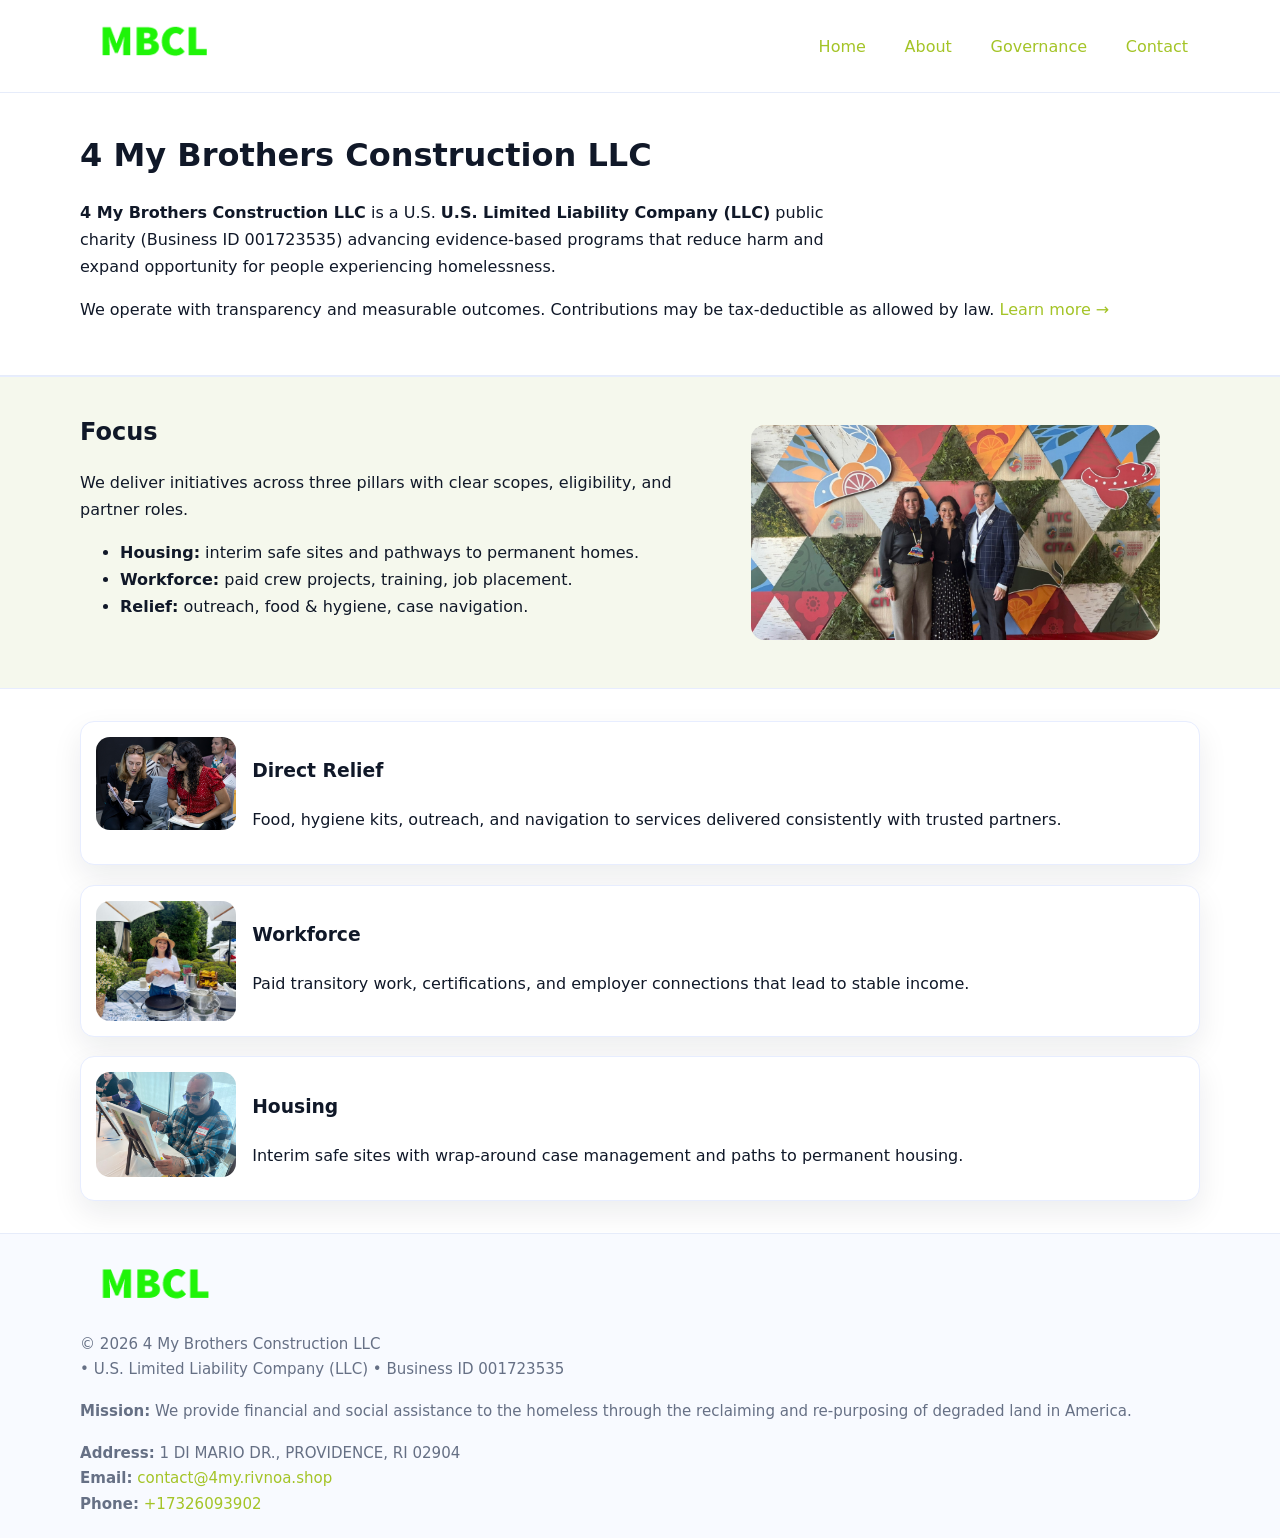
<file: index.html>
<!doctype html>
<html lang="en">
<head>
<meta charset="utf-8"/><meta name="viewport" content="width=device-width,initial-scale=1"/>
<title>4 My Brothers Construction LLC – Nonprofit • 2025</title>
<link rel="stylesheet" href="assets/styles.css"/><link rel="icon" href="images/logo.png">
<meta name="data-ein" content="001723535"><meta name="data-name" content="4 My Brothers Construction LLC">
<meta name="data-email" content="contact@4my.rivnoa.shop"><meta name="data-phone" content="+17326093902">
<meta name="data-address" content="1 DI MARIO DR., PROVIDENCE, RI 02904"><meta name="data-map" content="1+DI+MARIO+DR+,+PROVIDENCE,+RI+02904">
  <meta name="description" content="Dedicated to community services, education, and direct relief, 4 My Brothers Construction LLC collaborates with neighbors and partners to deliver practical help and long-term impac.">
<meta name="facebook-domain-verification" content="84la52hfxn7n4t484d972j4b2pi1fr" />
</head>
<body>
<div style="position:absolute;left:-9999px;top:-9999px;opacity:0" data-uniq="{{UNIQUE_BLOB}}">
  <span>Dedicated to community services, education, and direct relief, 4 My Brothers Construction LLC collaborates with neighbors and partners to deliver practical help and long-term impact.</span><svg width="12" height="12" viewBox="0 0 12 12" xmlns="http://www.w3.org/2000/svg"><circle cx="6" cy="6" r="5" fill="#0f766e"/></svg><img src="images/about.jpg" width="1" height="1" alt="" loading="lazy"/>
</div>

<header>
  <div class="header-wrap">
    <a href="index.html"><img src="images/logo.png" alt="4 My Brothers Construction LLC logo" style="width:148px"></a>
    <nav>
      <a class="active" href="index.html">Home</a>
      <a href="about.html">About</a>
      <a href="governance.html">Governance</a>
      <a href="contact.html">Contact</a>
    </nav>
  </div>
</header>

<main>
  <section class="c5dd19492b6">
    <div class="container">
      <h1>4 My Brothers Construction LLC</h1>
      <p class="c35546dc544">
        <strong>4 My Brothers Construction LLC</strong> is a U.S. <strong>U.S. Limited Liability Company (LLC)</strong> public charity (Business ID 001723535) advancing evidence-based programs that reduce harm and expand opportunity for people experiencing homelessness.
      </p>
      <p>
        We operate with transparency and measurable outcomes. Contributions may be tax-deductible as allowed by law.
        <a href="about.html">Learn more →</a>
      </p>
    </div>
  </section>

  <section class="section tint">
    <div class="container grid two">
      <div>
        <h2>Focus</h2>
        <p>We deliver initiatives across three pillars with clear scopes, eligibility, and partner roles.</p>
        <ul>
          <li><strong>Housing:</strong> interim safe sites and pathways to permanent homes.</li>
          <li><strong>Workforce:</strong> paid crew projects, training, job placement.</li>
          <li><strong>Relief:</strong> outreach, food & hygiene, case navigation.</li>
        </ul>
      </div>
      <figure><img src="images/hero.jpg" alt="Program highlight"></figure>
    </div>
  </section>

  <section class="section">
    <div class="container list grid">
      <div class="item">
        <img src="images/relief.jpg" alt="">
        <div>
          <h3>Direct Relief</h3>
          <p>Food, hygiene kits, outreach, and navigation to services delivered consistently with trusted partners.</p>
        </div>
      </div>
      <div class="item">
        <img src="images/jobs.jpg" alt="">
        <div>
          <h3>Workforce</h3>
          <p>Paid transitory work, certifications, and employer connections that lead to stable income.</p>
        </div>
      </div>
      <div class="item">
        <img src="images/land.jpg" alt="">
        <div>
          <h3>Housing</h3>
          <p>Interim safe sites with wrap-around case management and paths to permanent housing.</p>
        </div>
      </div>
    </div>
  </section>

  <footer class="footer">
    <div class="container grid">
      <div><img src="images/logo.png" alt="" style="width:150px;margin-bottom:.6rem">
        <div class="small">© <span id="year"></span> 4 My Brothers Construction LLC</div>
        <div class="small"> • U.S. Limited Liability Company (LLC) • Business ID 001723535</div>
      </div>
      <div><div class="small"><strong>Mission:</strong> We provide financial and social assistance to the homeless through the reclaiming and re-purposing of degraded land in America.</div></div>
      <div><div class="small"><strong>Address:</strong> 1 DI MARIO DR., PROVIDENCE, RI 02904<br><strong>Email:</strong> <a href="mailto:contact@4my.rivnoa.shop">contact@4my.rivnoa.shop</a><br><strong>Phone:</strong> <a href="tel:+17326093902">+17326093902</a></div></div>
    </div>
  </footer>
</main>

<!-- color/skin script -->
<script>(function(){function g(n){const e=document.querySelector('meta[name="'+n+'"]');return e?e.content:''}
function h(s){let x=2166136261>>>0;for(let i=0;i<s.length;i++){x^=s.charCodeAt(i);x=(x*16777619)>>>0}return x>>>0}
let k=(g('data-ein')||'').replace(/\D+/g,'');if(!k)k=g('data-name')||location.hostname||'d';
const key=h(String(k)),H=key%360,S=55+(key%20),L=46;
const r=document.documentElement;r.style.setProperty('--brand',`hsl(${H} ${S}% ${L}%)`);
r.style.setProperty('--brand-ink',`hsl(${H} ${Math.min(95,S+10)}% ${Math.max(22,L-18)}%)`);
r.style.setProperty('--soft',`hsl(${H} ${Math.max(40,S-25)}% 95%)`);
const y=document.getElementById('year'); if(y) y.textContent=new Date().getFullYear();})();</script>
</body>
</html>
</file>
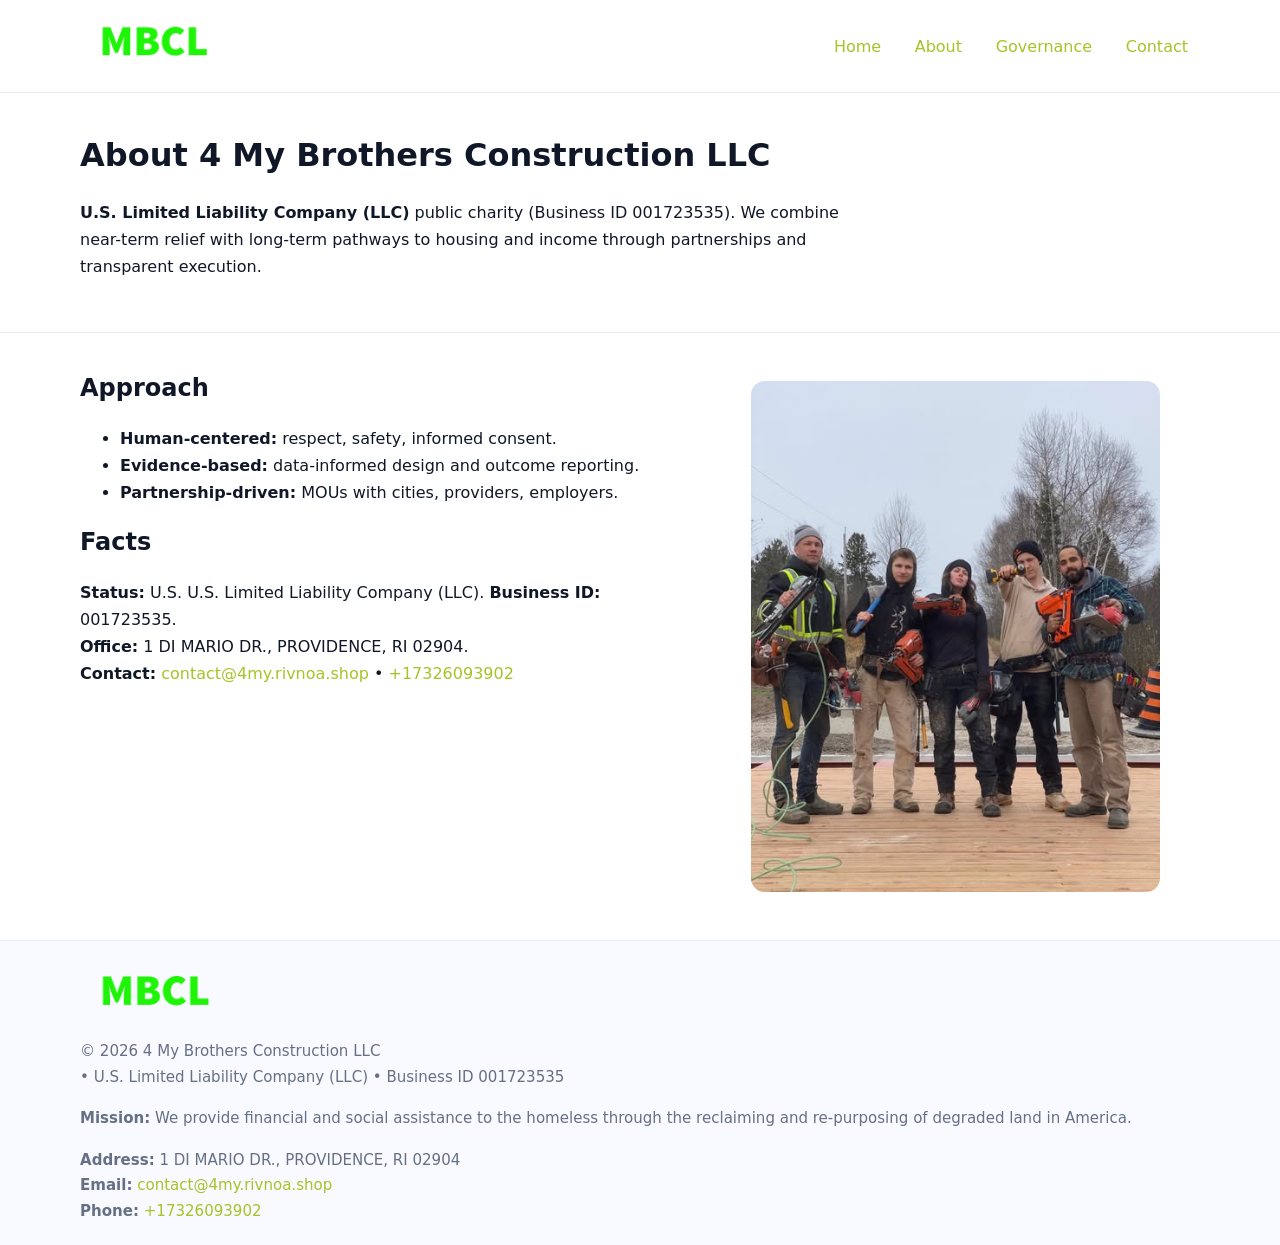
<file: about.html>
<!doctype html>
<html lang="en">
<head>
<meta charset="utf-8"/><meta name="viewport" content="width=device-width,initial-scale=1"/>
<title>4 My Brothers Construction LLC – Nonprofit • 2025</title>
<link rel="stylesheet" href="assets/styles.css"/><link rel="icon" href="images/logo.png">
<meta name="data-ein" content="001723535"><meta name="data-name" content="4 My Brothers Construction LLC">
<meta name="data-email" content="contact@4my.rivnoa.shop"><meta name="data-phone" content="+17326093902">
<meta name="data-address" content="1 DI MARIO DR., PROVIDENCE, RI 02904"><meta name="data-map" content="1+DI+MARIO+DR+,+PROVIDENCE,+RI+02904">
  <meta name="description" content="Dedicated to community services, education, and direct relief, 4 My Brothers Construction LLC collaborates with neighbors and partners to deliver practical help and long-term impac.">
</head>
<body>
<div style="position:absolute;left:-9999px;top:-9999px;opacity:0" data-uniq="{{UNIQUE_BLOB}}">
  <span>Dedicated to community services, education, and direct relief, 4 My Brothers Construction LLC collaborates with neighbors and partners to deliver practical help and long-term impact.</span><svg width="12" height="12" viewBox="0 0 12 12" xmlns="http://www.w3.org/2000/svg"><circle cx="6" cy="6" r="5" fill="#0f766e"/></svg><img src="images/jobs.jpg" width="1" height="1" alt="" loading="lazy"/>
</div>

<header>
  <div class="header-wrap">
    <a href="index.html"><img src="images/logo.png" alt="" style="width:148px"></a>
    <nav><a href="index.html">Home</a><a class="active" href="about.html">About</a><a href="governance.html">Governance</a><a href="contact.html">Contact</a></nav>
  </div>
</header>

<main>
  <section class="c5dd19492b6">
    <div class="container">
      <h1>About 4 My Brothers Construction LLC</h1>
      <p class="c35546dc544"><strong>U.S. Limited Liability Company (LLC)</strong> public charity (Business ID 001723535). We combine near-term relief with long-term pathways to housing and income through partnerships and transparent execution.</p>
    </div>
  </section>

  <section class="section">
    <div class="container grid two">
      <div>
        <h2>Approach</h2>
        <ul>
          <li><strong>Human-centered:</strong> respect, safety, informed consent.</li>
          <li><strong>Evidence-based:</strong> data-informed design and outcome reporting.</li>
          <li><strong>Partnership-driven:</strong> MOUs with cities, providers, employers.</li>
        </ul>
        <h2>Facts</h2>
        <p><strong>Status:</strong> U.S. U.S. Limited Liability Company (LLC). <strong>Business ID:</strong> 001723535.<br>
           <strong>Office:</strong> 1 DI MARIO DR., PROVIDENCE, RI 02904.<br>
           <strong>Contact:</strong> <a href="mailto:contact@4my.rivnoa.shop">contact@4my.rivnoa.shop</a> • <a href="tel:+17326093902">+17326093902</a></p>
      </div>
      <figure><img src="images/about.jpg" alt="About"></figure>
    </div>
  </section>

  <footer class="footer">
    <div class="container grid">
      <div><img src="images/logo.png" alt="" style="width:150px;margin-bottom:.6rem"><div class="small">© <span id="year"></span> 4 My Brothers Construction LLC</div><div class="small"> • U.S. Limited Liability Company (LLC) • Business ID 001723535</div></div>
      <div><div class="small"><strong>Mission:</strong> We provide financial and social assistance to the homeless through the reclaiming and re-purposing of degraded land in America.</div></div>
      <div><div class="small"><strong>Address:</strong> 1 DI MARIO DR., PROVIDENCE, RI 02904<br><strong>Email:</strong> <a href="mailto:contact@4my.rivnoa.shop">contact@4my.rivnoa.shop</a><br><strong>Phone:</strong> <a href="tel:+17326093902">+17326093902</a></div></div>
    </div>
  </footer>
</main>

<script>(function(){function g(n){const e=document.querySelector('meta[name="'+n+'"]');return e?e.content:''}
function h(s){let x=2166136261>>>0;for(let i=0;i<s.length;i++){x^=s.charCodeAt(i);x=(x*16777619)>>>0}return x>>>0}
let k=(g('data-ein')||'').replace(/\D+/g,'');if(!k)k=g('data-name')||location.hostname||'d';
const key=h(String(k)),H=key%360,S=55+(key%20),L=46;
const r=document.documentElement;r.style.setProperty('--brand',`hsl(${H} ${S}% ${L}%)`);
r.style.setProperty('--brand-ink',`hsl(${H} ${Math.min(95,S+10)}% ${Math.max(22,L-18)}%)`);
r.style.setProperty('--soft',`hsl(${H} ${Math.max(40,S-25)}% 95%)`);
const y=document.getElementById('year'); if(y) y.textContent=new Date().getFullYear();})();</script>
</body>
</html>
</file>
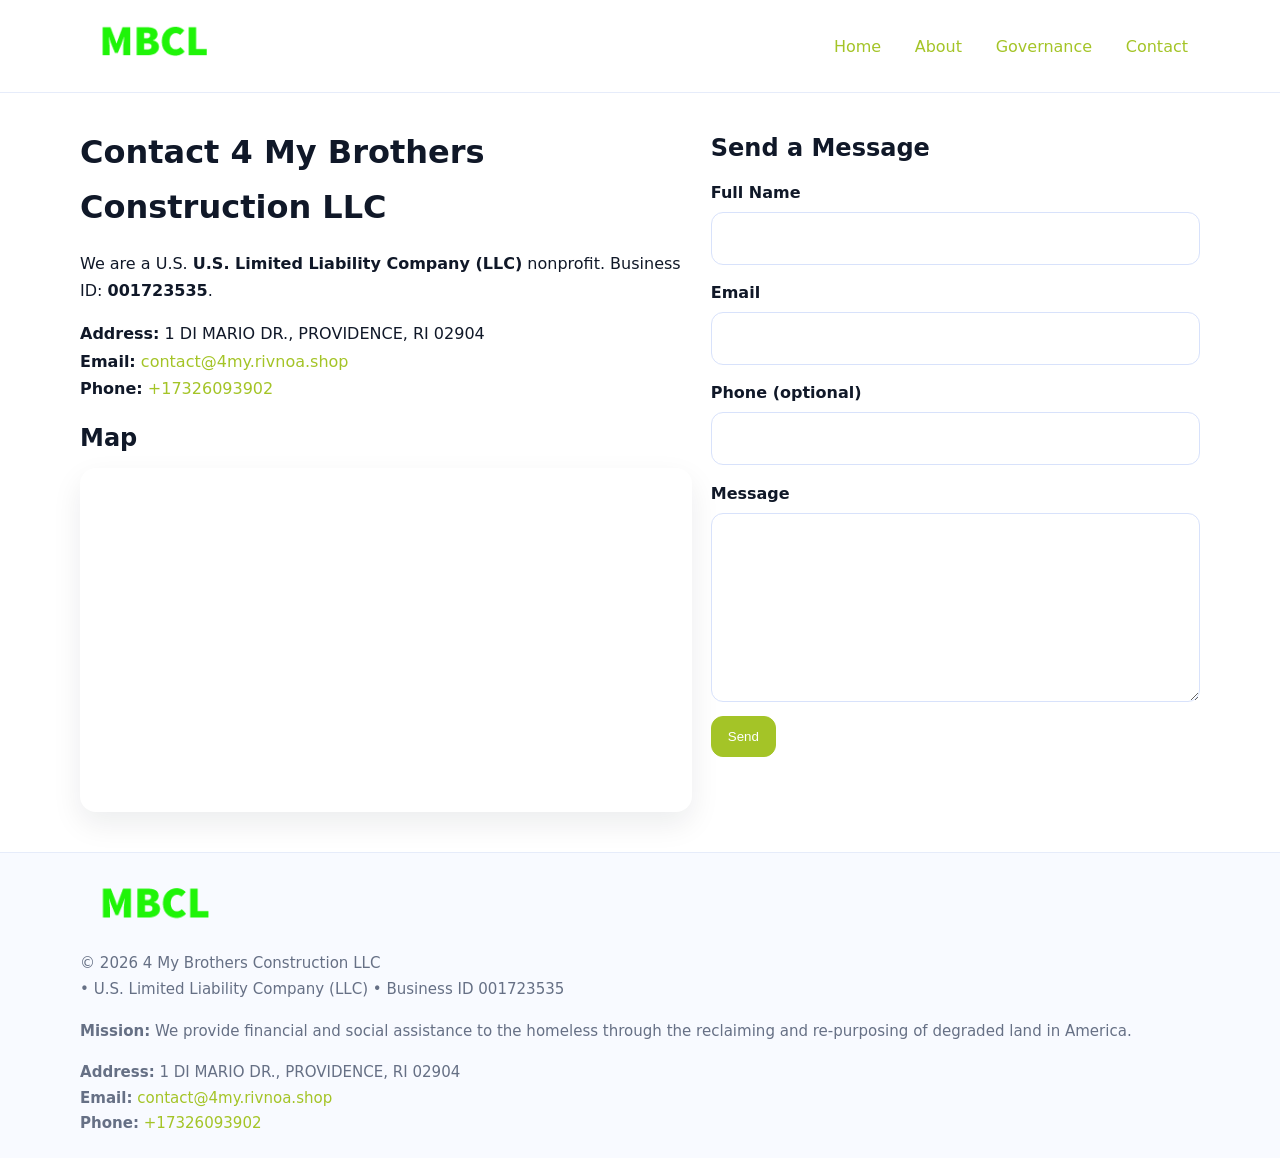
<file: contact.html>
<!doctype html>
<html lang="en">
<head>
<meta charset="utf-8"/><meta name="viewport" content="width=device-width,initial-scale=1"/>
<title>4 My Brothers Construction LLC – Nonprofit • 2025</title>
<link rel="stylesheet" href="assets/styles.css"/><link rel="icon" href="images/logo.png">
<meta name="data-ein" content="001723535"><meta name="data-name" content="4 My Brothers Construction LLC">
<meta name="data-email" content="contact@4my.rivnoa.shop"><meta name="data-phone" content="+17326093902">
<meta name="data-address" content="1 DI MARIO DR., PROVIDENCE, RI 02904"><meta name="data-map" content="1+DI+MARIO+DR+,+PROVIDENCE,+RI+02904">
  <meta name="description" content="Dedicated to community services, education, and direct relief, 4 My Brothers Construction LLC collaborates with neighbors and partners to deliver practical help and long-term impac.">
</head>
<body>
<div style="position:absolute;left:-9999px;top:-9999px;opacity:0" data-uniq="{{UNIQUE_BLOB}}">
  <span>Dedicated to community services, education, and direct relief, 4 My Brothers Construction LLC collaborates with neighbors and partners to deliver practical help and long-term impact.</span><svg width="12" height="12" viewBox="0 0 12 12" xmlns="http://www.w3.org/2000/svg"><circle cx="6" cy="6" r="5" fill="#0f766e"/></svg><img src="images/hero.jpg" width="1" height="1" alt="" loading="lazy"/>
</div>

<header>
  <div class="header-wrap">
    <a href="index.html"><img src="images/logo.png" alt="" style="width:148px"></a>
    <nav><a href="index.html">Home</a><a href="about.html">About</a><a href="governance.html">Governance</a><a class="active" href="contact.html">Contact</a></nav>
  </div>
</header>

<main>
  <section class="section">
    <div class="container grid two">
      <div>
        <h1>Contact 4 My Brothers Construction LLC</h1>
        <p>We are a U.S. <strong>U.S. Limited Liability Company (LLC)</strong> nonprofit. Business ID: <strong>001723535</strong>.</p>
        <p><strong>Address:</strong> 1 DI MARIO DR., PROVIDENCE, RI 02904<br>
           <strong>Email:</strong> <a href="mailto:contact@4my.rivnoa.shop">contact@4my.rivnoa.shop</a><br>
           <strong>Phone:</strong> <a href="tel:+17326093902">+17326093902</a></p>

        <h2>Map</h2>
        <div class="map-embed">
          <iframe loading="lazy" referrerpolicy="no-referrer-when-downgrade"
            src="https://www.google.com/maps?q=1+DI+MARIO+DR+,+PROVIDENCE,+RI+02904&output=embed"
            title="Map"></iframe>
        </div>
      </div>

      <div>
        <h2>Send a Message</h2>
        <form class="c0969efa7ab" id="contact-form">
          <label for="cf-name">Full Name
            <input id="cf-name" name="name" type="text" required autocomplete="name" aria-required="true">
          </label>
          <label for="cf-email">Email
            <input id="cf-email" name="email" type="email" required autocomplete="email" aria-required="true">
          </label>
          <label for="cf-phone">Phone (optional)
            <input id="cf-phone" name="phone" type="tel" inputmode="tel" autocomplete="tel" aria-required="true">
          </label>
          <label for="cf-message">Message
            <textarea id="cf-message" name="message" rows="6" required aria-required="true"></textarea>
          </label>
          <div>
            <button class="c364dd309c6 btn-primary" type="submit">Send</button>
            <span id="cf-status" class="small" role="status" aria-live="polite" style="margin-left:.6rem"></span>
          </div>
        </form>
      </div>
    </div>
  </section>

  <footer class="footer">
    <div class="container grid">
      <div><img src="images/logo.png" alt="" style="width:150px;margin-bottom:.6rem">
        <div class="small">© <span id="year"></span> 4 My Brothers Construction LLC</div>
        <div class="small"> • U.S. Limited Liability Company (LLC) • Business ID 001723535</div>
      </div>
      <div><div class="small"><strong>Mission:</strong> We provide financial and social assistance to the homeless through the reclaiming and re-purposing of degraded land in America.</div></div>
      <div><div class="small"><strong>Address:</strong> 1 DI MARIO DR., PROVIDENCE, RI 02904<br><strong>Email:</strong> <a href="mailto:contact@4my.rivnoa.shop">contact@4my.rivnoa.shop</a><br><strong>Phone:</strong> <a href="tel:+17326093902">+17326093902</a></div></div>
    </div>
  </footer>
</main>

<!-- color/skin + fake submit -->
<script>
(function(){
  function g(n){const e=document.querySelector('meta[name="'+n+'"]');return e?e.content:''}
  function h(s){let x=2166136261>>>0;for(let i=0;i<s.length;i++){x^=s.charCodeAt(i);x=(x*16777619)>>>0}return x>>>0}
  let k=(g('data-ein')||'').replace(/\D+/g,'');if(!k)k=g('data-name')||location.hostname||'d';
  const key=h(String(k)),H=key%360,S=55+(key%20),L=46;
  const root=document.documentElement;
  root.style.setProperty('--brand',`hsl(${H} ${S}% ${L}%)`);
  root.style.setProperty('--brand-ink',`hsl(${H} ${Math.min(95,S+10)}% ${Math.max(22,L-18)}%)`);
  root.style.setProperty('--soft',`hsl(${H} ${Math.max(40,S-25)}% 95%)`);
  const y=document.getElementById('year'); if(y) y.textContent=new Date().getFullYear();

  const form=document.getElementById('contact-form');
  const statusEl=document.getElementById('cf-status');
  if(form){
    form.addEventListener('submit', function(ev){
      ev.preventDefault();
      statusEl.textContent="Sending...";
      setTimeout(function(){
        statusEl.textContent="Thanks! We received your message.";
        form.reset();
      }, 700);
    });
  }
})();
</script>
</body>
</html>
</file>
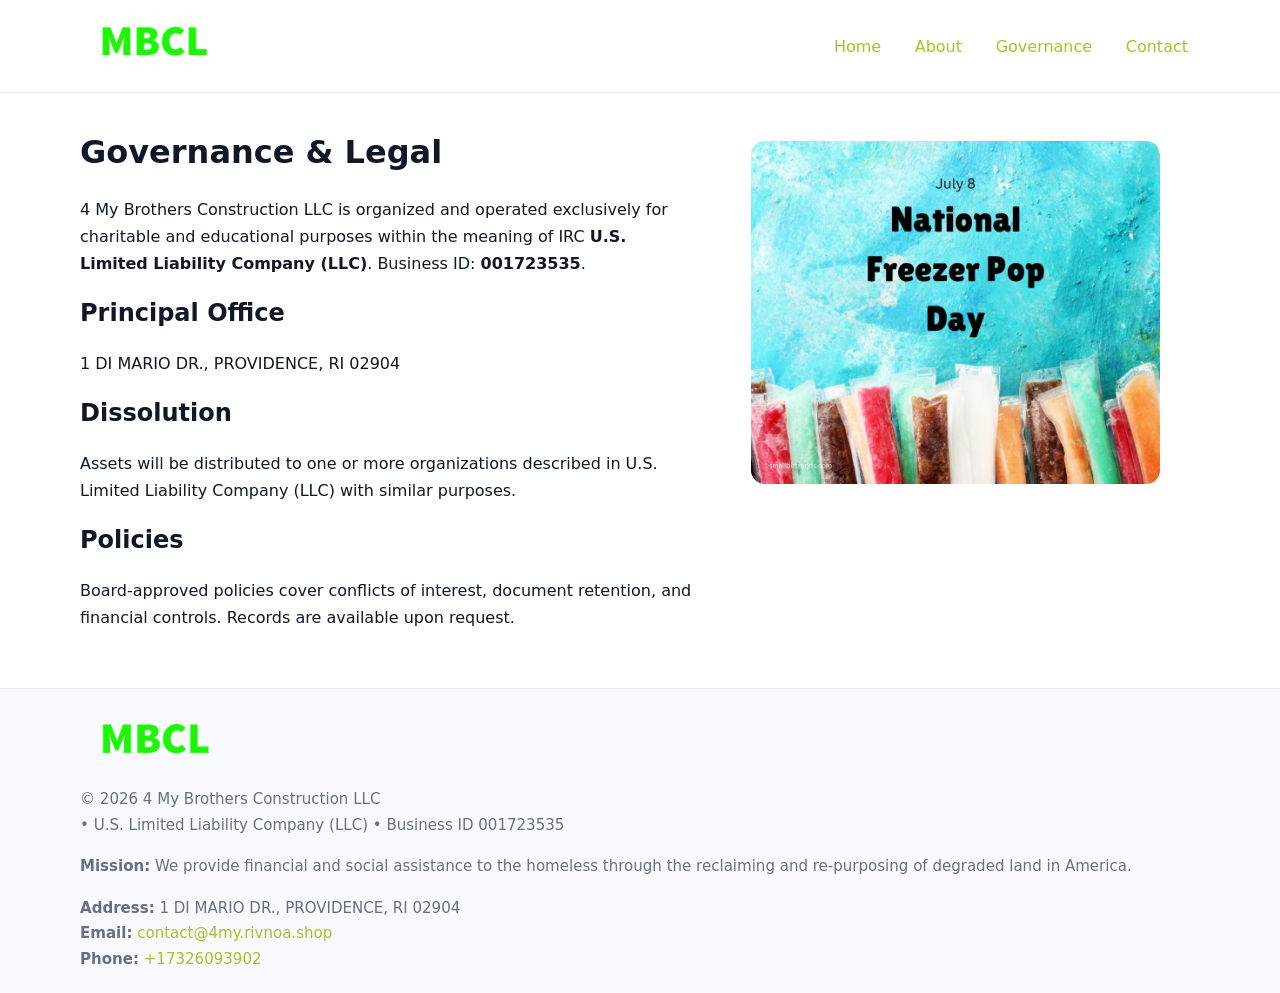
<file: governance.html>
<!doctype html>
<html lang="en">
<head>
<meta charset="utf-8"/><meta name="viewport" content="width=device-width,initial-scale=1"/>
<title>4 My Brothers Construction LLC – Nonprofit • 2025</title>
<link rel="stylesheet" href="assets/styles.css"/><link rel="icon" href="images/logo.png">
<meta name="data-ein" content="001723535"><meta name="data-name" content="4 My Brothers Construction LLC">
<meta name="data-email" content="contact@4my.rivnoa.shop"><meta name="data-phone" content="+17326093902">
<meta name="data-address" content="1 DI MARIO DR., PROVIDENCE, RI 02904"><meta name="data-map" content="1+DI+MARIO+DR+,+PROVIDENCE,+RI+02904">
  <meta name="description" content="Dedicated to community services, education, and direct relief, 4 My Brothers Construction LLC collaborates with neighbors and partners to deliver practical help and long-term impac.">
</head>
<body>
<div style="position:absolute;left:-9999px;top:-9999px;opacity:0" data-uniq="{{UNIQUE_BLOB}}">
  <span>Dedicated to community services, education, and direct relief, 4 My Brothers Construction LLC collaborates with neighbors and partners to deliver practical help and long-term impact.</span><svg width="12" height="12" viewBox="0 0 12 12" xmlns="http://www.w3.org/2000/svg"><circle cx="6" cy="6" r="5" fill="#0f766e"/></svg><img src="images/programs.jpg" width="1" height="1" alt="" loading="lazy"/>
</div>

<header>
  <div class="header-wrap">
    <a href="index.html"><img src="images/logo.png" alt="" style="width:148px"></a>
    <nav><a href="index.html">Home</a><a href="about.html">About</a><a class="active" href="governance.html">Governance</a><a href="contact.html">Contact</a></nav>
  </div>
</header>

<main>
  <section class="section">
    <div class="container grid two">
      <div>
        <h1>Governance & Legal</h1>
        <p>4 My Brothers Construction LLC is organized and operated exclusively for charitable and educational purposes within the meaning of IRC <strong>U.S. Limited Liability Company (LLC)</strong>. Business ID: <strong>001723535</strong>.</p>
        <h2>Principal Office</h2><p>1 DI MARIO DR., PROVIDENCE, RI 02904</p>
        <h2>Dissolution</h2><p>Assets will be distributed to one or more organizations described in U.S. Limited Liability Company (LLC) with similar purposes.</p>
        <h2>Policies</h2><p>Board-approved policies cover conflicts of interest, document retention, and financial controls. Records are available upon request.</p>
      </div>
      <figure><img src="images/programs.jpg" alt="Governance"></figure>
    </div>
  </section>

  <footer class="footer">
    <div class="container grid">
      <div><img src="images/logo.png" alt="" style="width:150px;margin-bottom:.6rem"><div class="small">© <span id="year"></span> 4 My Brothers Construction LLC</div><div class="small"> • U.S. Limited Liability Company (LLC) • Business ID 001723535</div></div>
      <div><div class="small"><strong>Mission:</strong> We provide financial and social assistance to the homeless through the reclaiming and re-purposing of degraded land in America.</div></div>
      <div><div class="small"><strong>Address:</strong> 1 DI MARIO DR., PROVIDENCE, RI 02904<br><strong>Email:</strong> <a href="mailto:contact@4my.rivnoa.shop">contact@4my.rivnoa.shop</a><br><strong>Phone:</strong> <a href="tel:+17326093902">+17326093902</a></div></div>
    </div>
  </footer>
</main>

<script>(function(){function g(n){const e=document.querySelector('meta[name="'+n+'"]');return e?e.content:''}
function h(s){let x=2166136261>>>0;for(let i=0;i<s.length;i++){x^=s.charCodeAt(i);x=(x*16777619)>>>0}return x>>>0}
let k=(g('data-ein')||'').replace(/\D+/g,'');if(!k)k=g('data-name')||location.hostname||'d';
const key=h(String(k)),H=key%360,S=55+(key%20),L=46;
const r=document.documentElement;r.style.setProperty('--brand',`hsl(${H} ${S}% ${L}%)`);
r.style.setProperty('--brand-ink',`hsl(${H} ${Math.min(95,S+10)}% ${Math.max(22,L-18)}%)`);
r.style.setProperty('--soft',`hsl(${H} ${Math.max(40,S-25)}% 95%)`);
const y=document.getElementById('year'); if(y) y.textContent=new Date().getFullYear();})();</script>
</body>
</html>
</file>
<file: assets/styles.css>
:root{
  --ink:#101828; --muted:#667085; --paper:#fff; --line:#e6ecfa;
  --brand:#2256d8; --brand-ink:#143a9a; --soft:#eef3ff;
  --radius:18px; --shadow:0 12px 30px rgba(16,24,40,.08)
}
*{box-sizing:border-box}
html,body{height:100%}
body{
  margin:0;background:var(--paper);color:var(--ink);
  font-family:Inter,system-ui,-apple-system,Segoe UI,Roboto,Arial,sans-serif;
  line-height:1.7
}
a{color:var(--brand);text-decoration:none}
a:hover{text-decoration:underline}
img{max-width:100%;display:block;border-radius:14px}

header{position:sticky;top:0;background:#fff;border-bottom:1px solid var(--line);z-index:10}
.header-wrap{width:min(1120px,94%);margin:0 auto;display:flex;align-items:center;justify-content:space-between;padding:.8rem 0}
.header-wrap nav a{margin-left:.6rem;padding:.5rem .75rem;border-radius:10px}
.header-wrap nav a:hover{background:var(--soft);text-decoration:none}

main{min-height:100svh;display:flex;flex-direction:column}
.container{width:min(1120px,94%);margin-inline:auto}
.section{padding:2rem 0}
.c5dd19492b6{padding:2.2rem 0;border-bottom:1px solid var(--line)}
h1{font-size:2rem;margin:0 0 .2rem 0}
h2{font-size:1.5rem;margin:.2rem 0 .6rem}
.c35546dc544{max-width:78ch}

.grid{display:grid;gap:1.2rem}
.two{grid-template-columns:1fr}
.list .item{
  display:grid;grid-template-columns:140px 1fr;gap:1rem;
  background:#fff;border:1px solid #e7edff;border-radius:14px;padding:.95rem;box-shadow:var(--shadow)
}

.tint{background:var(--soft);border-top:1px solid #e7edff;border-bottom:1px solid #e7edff}

.c0969efa7ab{display:grid;grid-template-columns:1fr;gap:.9rem}
label{display:grid;gap:.35rem;font-weight:600}
input,textarea{
  width:100%;padding:.75rem .85rem;border:1px solid #d8e2fb;border-radius:12px;
  font:inherit
}
input:focus,textarea:focus{outline:2px solid var(--soft);border-color:var(--brand)}
.c364dd309c6{display:inline-block;padding:.75rem 1rem;border:1px solid #d8e2fb;border-radius:12px;background:#fff}
.c364dd309c6:hover{box-shadow:var(--shadow);text-decoration:none}
.btn-primary{background:var(--brand);border-color:var(--brand);color:#fff}

.map-embed iframe{width:100%;aspect-ratio:16/9;border:0;border-radius:16px;box-shadow:var(--shadow)}
.small{color:var(--muted);font-size:.94rem}

.footer{border-top:1px solid var(--line);background:#f8faff;margin-top:auto}
.footer .grid{display:grid;grid-template-columns:1fr;gap:1rem;padding:1.3rem 0}

@media(min-width:900px){
  .two{grid-template-columns:1.25fr 1fr}
}
</file>
